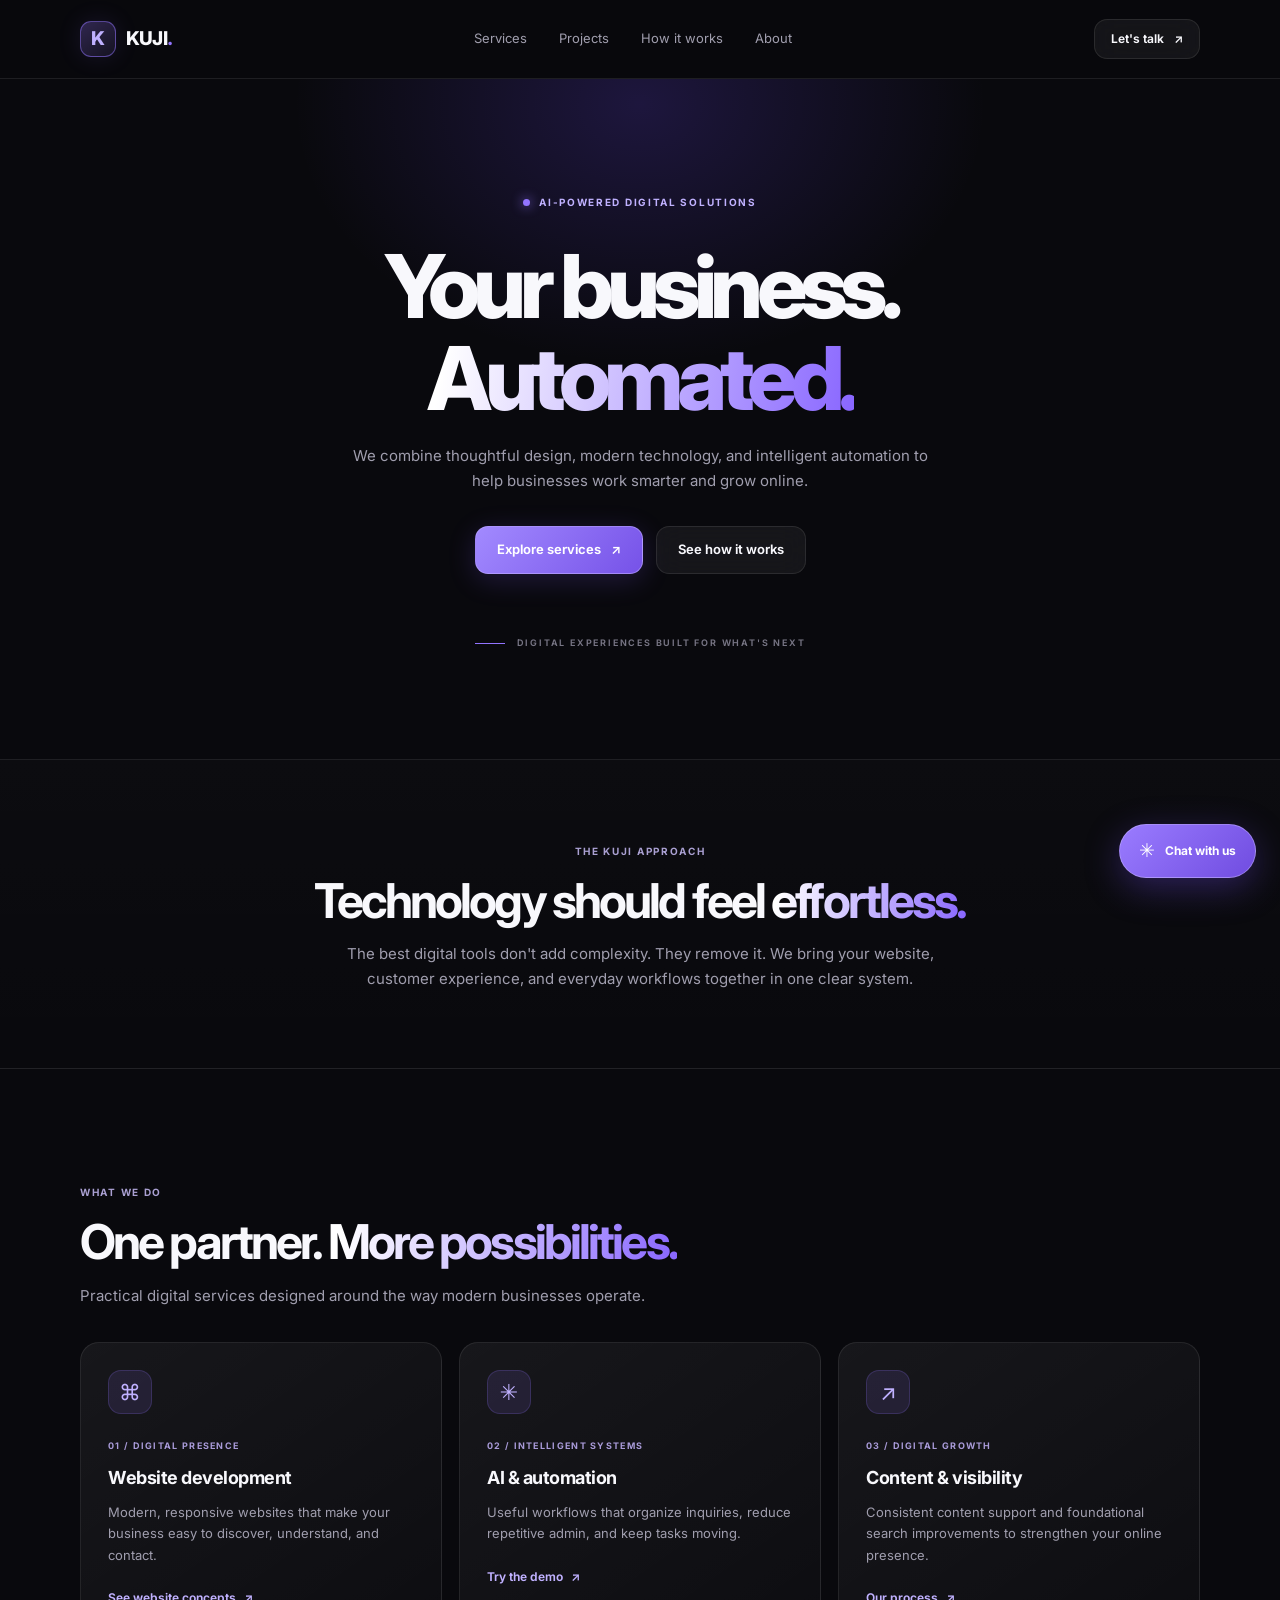
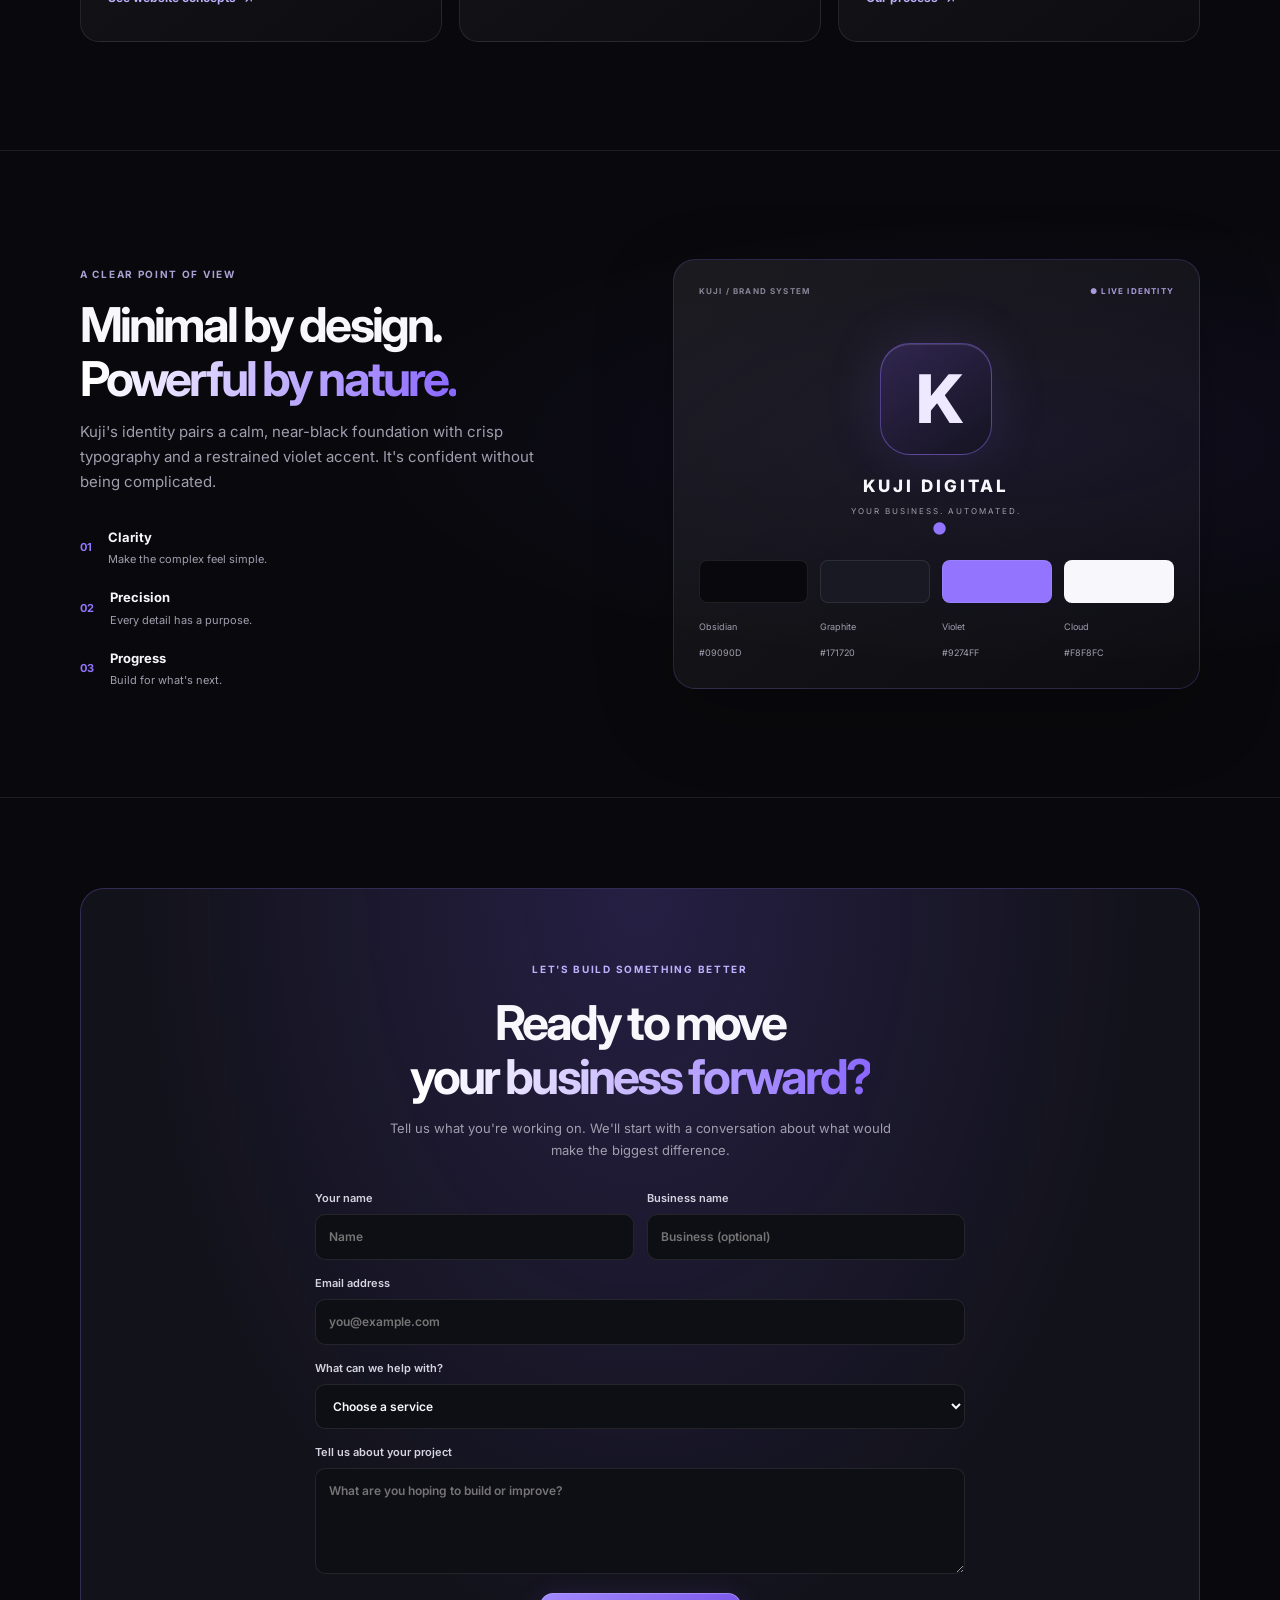
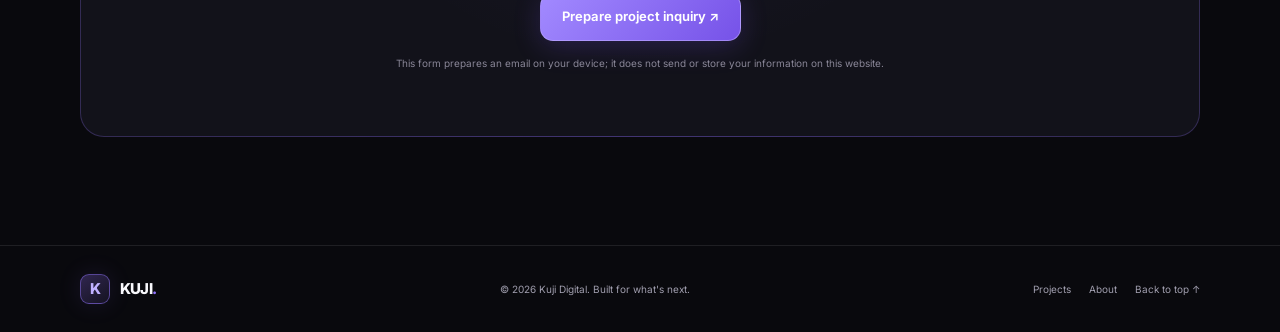
<file: index.html>
<!doctype html>
<html lang="en">
<head>
  <meta charset="utf-8">
  <meta name="viewport" content="width=device-width, initial-scale=1">
  <meta name="theme-color" content="#09090d">
  <meta name="description" content="Kuji Digital creates modern websites and practical AI automations that help businesses work smarter and grow online.">
  <meta name="robots" content="index, follow"><meta property="og:type" content="website"><meta property="og:title" content="Kuji Digital — Your business. Automated."><meta property="og:description" content="Thoughtful websites and useful automation for modern businesses.">
  <title>Kuji Digital — Your business. Automated.</title>
  <link rel="icon" href="assets/favicon.svg" type="image/svg+xml">
  <link rel="preconnect" href="https://fonts.googleapis.com">
  <link rel="preconnect" href="https://fonts.gstatic.com" crossorigin>
  <link href="https://fonts.googleapis.com/css2?family=Inter:wght@400;500;600;700;800&display=swap" rel="stylesheet">
  <link rel="stylesheet" href="styles.css">
  <script src="script.js" defer></script>
</head>
<body>
  <a class="skip-link" href="#main">Skip to content</a>
  <header class="site-header">
    <div class="container nav-wrap">
      <a class="brand" href="#" aria-label="Kuji Digital home">
        <span class="brand-mark" aria-hidden="true">K</span>
        <span>KUJI<span class="brand-period">.</span></span>
      </a>
      <button class="menu-toggle" type="button" aria-expanded="false" aria-controls="primary-nav" aria-label="Open navigation">
        <span></span><span></span><span></span>
      </button>
      <nav class="nav-links" id="primary-nav" aria-label="Main navigation">
        <a href="index.html#services">Services</a>
        <a href="projects.html">Projects</a>
        <a href="how-it-works.html">How it works</a>
        <a href="about.html">About</a>
      </nav>
      <a class="button button-small button-glass nav-cta" href="#contact">Let's talk <span aria-hidden="true">↗</span></a>
    </div>
  </header>

  <main id="main">
    <section class="hero section-pad">
      <div class="hero-glow" aria-hidden="true"></div>
      <div class="container hero-content">
        <div class="eyebrow"><span class="status-dot"></span> AI-powered digital solutions</div>
        <h1>Your business.<br><span class="gradient-text">Automated.</span></h1>
        <p class="hero-copy">We combine thoughtful design, modern technology, and intelligent automation to help businesses work smarter and grow online.</p>
        <div class="hero-actions">
          <a class="button button-primary" href="#services">Explore services <span aria-hidden="true">↗</span></a>
          <a class="button button-glass" href="how-it-works.html">See how it works</a>
        </div>
        <div class="hero-note"><span class="note-line"></span> DIGITAL EXPERIENCES BUILT FOR WHAT'S NEXT</div>
      </div>
    </section>

    <section class="statement" id="approach">
      <div class="container statement-inner">
        <p class="eyebrow eyebrow-muted">THE KUJI APPROACH</p>
        <h2>Technology should feel <span class="gradient-text">effortless.</span></h2>
        <p class="section-copy">The best digital tools don't add complexity. They remove it. We bring your website, customer experience, and everyday workflows together in one clear system.</p>
      </div>
    </section>

    <section class="section-pad" id="services">
      <div class="container">
        <div class="section-heading">
          <p class="eyebrow eyebrow-muted">WHAT WE DO</p>
          <h2>One partner. <span class="gradient-text">More possibilities.</span></h2>
          <p class="section-copy">Practical digital services designed around the way modern businesses operate.</p>
        </div>
        <div class="service-grid">
          <article class="service-card">
            <div class="service-icon" aria-hidden="true">⌘</div>
            <p class="card-kicker">01 / DIGITAL PRESENCE</p>
            <h3>Website development</h3>
            <p>Modern, responsive websites that make your business easy to discover, understand, and contact.</p>
            <a class="text-link" href="projects.html">See website concepts <span aria-hidden="true">↗</span></a>
          </article>
          <article class="service-card">
            <div class="service-icon" aria-hidden="true">✳</div>
            <p class="card-kicker">02 / INTELLIGENT SYSTEMS</p>
            <h3>AI & automation</h3>
            <p>Useful workflows that organize inquiries, reduce repetitive admin, and keep tasks moving.</p>
            <a class="text-link" href="projects.html#automation-demo">Try the demo <span aria-hidden="true">↗</span></a>
          </article>
          <article class="service-card">
            <div class="service-icon" aria-hidden="true">↗</div>
            <p class="card-kicker">03 / DIGITAL GROWTH</p>
            <h3>Content & visibility</h3>
            <p>Consistent content support and foundational search improvements to strengthen your online presence.</p>
            <a class="text-link" href="how-it-works.html">Our process <span aria-hidden="true">↗</span></a>
          </article>
        </div>
      </div>
    </section>

    <section class="identity-section section-pad" id="identity">
      <div class="container identity-layout">
        <div>
          <p class="eyebrow eyebrow-muted">A CLEAR POINT OF VIEW</p>
          <h2>Minimal by design.<br><span class="gradient-text">Powerful by nature.</span></h2>
          <p class="section-copy">Kuji's identity pairs a calm, near-black foundation with crisp typography and a restrained violet accent. It's confident without being complicated.</p>
          <div class="brand-values">
            <div><span class="value-number">01</span><span><strong>Clarity</strong><small>Make the complex feel simple.</small></span></div>
            <div><span class="value-number">02</span><span><strong>Precision</strong><small>Every detail has a purpose.</small></span></div>
            <div><span class="value-number">03</span><span><strong>Progress</strong><small>Build for what's next.</small></span></div>
          </div>
        </div>
        <div class="identity-panel">
          <div class="panel-top"><span>KUJI / BRAND SYSTEM</span><span class="panel-indicator">● LIVE IDENTITY</span></div>
          <div class="large-mark">K<span>.</span></div>
          <div class="panel-wordmark">KUJI DIGITAL</div>
          <div class="panel-tagline">YOUR BUSINESS. AUTOMATED.</div>
          <div class="swatches">
            <div><span class="swatch swatch-dark"></span><small>Obsidian<br>#09090D</small></div>
            <div><span class="swatch swatch-surface"></span><small>Graphite<br>#171720</small></div>
            <div><span class="swatch swatch-violet"></span><small>Violet<br>#9274FF</small></div>
            <div><span class="swatch swatch-white"></span><small>Cloud<br>#F8F8FC</small></div>
          </div>
        </div>
      </div>
    </section>

    <section class="contact-section section-pad" id="contact">
      <div class="container">
        <div class="contact-panel">
          <p class="eyebrow">LET'S BUILD SOMETHING BETTER</p>
          <h2>Ready to move<br><span class="gradient-text">your business forward?</span></h2>
          <p>Tell us what you're working on. We'll start with a conversation about what would make the biggest difference.</p>
          <form class="inquiry-form" id="inquiry-form">
            <div class="form-grid"><label>Your name<input name="name" autocomplete="name" required placeholder="Name"></label><label>Business name<input name="business" autocomplete="organization" placeholder="Business (optional)"></label></div>
            <label>Email address<input type="email" name="email" autocomplete="email" required placeholder="you@example.com"></label>
            <label>What can we help with?<select name="service" required><option value="">Choose a service</option><option>Website development or redesign</option><option>AI chatbot or automation</option><option>Content and online visibility</option><option>Not sure yet</option></select></label>
            <label>Tell us about your project<textarea name="details" rows="4" placeholder="What are you hoping to build or improve?"></textarea></label>
            <button class="button button-primary" type="submit">Prepare project inquiry ↗</button>
            <p class="form-note" id="form-status" role="status">This form prepares an email on your device; it does not send or store your information on this website.</p>
          </form>
        </div>
      </div>
    </section>
  </main>

  
  <div class="kuji-chat" id="kuji-chat">
    <button class="chat-launcher" id="chat-launcher" type="button" aria-expanded="false" aria-controls="kuji-chat-panel" aria-label="Open chat with Kuji Digital"><span class="chat-launcher-icon" aria-hidden="true">✳</span><span class="chat-launcher-label">Chat with us</span></button>
    <section class="chat-panel" id="kuji-chat-panel" role="dialog" aria-label="Kuji Digital customer assistant" aria-modal="false" hidden>
      <header class="chat-panel-header"><div class="chat-avatar" aria-hidden="true">K</div><div class="chat-agent"><strong>Kuji Assistant</strong><span><i></i> Typically replies instantly</span></div><button class="chat-close" id="chat-close" type="button" aria-label="Close chat">×</button></header>
      <div class="chat-transcript" id="chat-transcript" role="log" aria-live="polite" aria-relevant="additions"><div class="chat-message assistant-message"><p>Hey there! 👋 Welcome to Kuji Digital. I can answer questions about websites, automation, pricing, and getting started. What can I help you with?</p><time>Just now</time></div></div>
      
      <details class="chat-lead-details"><summary>Want to discuss a project? Share your details</summary><form class="chat-lead-form" id="chat-lead-form"><label>Your name<input name="name" autocomplete="name" maxlength="80" required></label><label>Business name<input name="business" autocomplete="organization" maxlength="100"></label><label>Email address<input name="email" type="email" autocomplete="email" maxlength="160" required></label><label>What do you need help with?<textarea name="details" rows="3" maxlength="1500" required placeholder="Tell us a little about your project..."></textarea></label><label class="chat-consent"><input name="consent" type="checkbox" required><span>I agree to have Kuji Digital use these details to respond to my inquiry.</span></label><button type="submit">Send project inquiry</button><p class="chat-lead-status" id="chat-lead-status" role="status"></p></form></details>
      <div class="chat-suggestions" id="chat-suggestions"><button type="button">What services do you offer?</button><button type="button">How much does it cost?</button><button type="button">How do I get started?</button></div>
      <form class="chat-compose" id="chat-form"><label class="visually-hidden" for="chat-input">Type your message</label><input id="chat-input" name="message" maxlength="500" autocomplete="off" placeholder="Type your message..." required><button id="chat-send" type="submit" aria-label="Send message">↑</button></form>
      <p class="chat-disclaimer">Automated assistant · For a personal reply, <a href="mailto:Aegarcia1012925@gmail.com">email us</a>.</p>
    </section>
  </div>
  <footer class="site-footer">
    <div class="container footer-inner">
      <a class="brand footer-brand" href="index.html"><span class="brand-mark" aria-hidden="true">K</span><span>KUJI<span class="brand-period">.</span></span></a>
      <p>© <span id="year"></span> Kuji Digital. Built for what's next.</p>
      <div class="footer-links"><a href="projects.html">Projects</a><a href="about.html">About</a><a href="#main">Back to top ↑</a></div>
    </div>
  </footer>
</body>
</html>
</file>
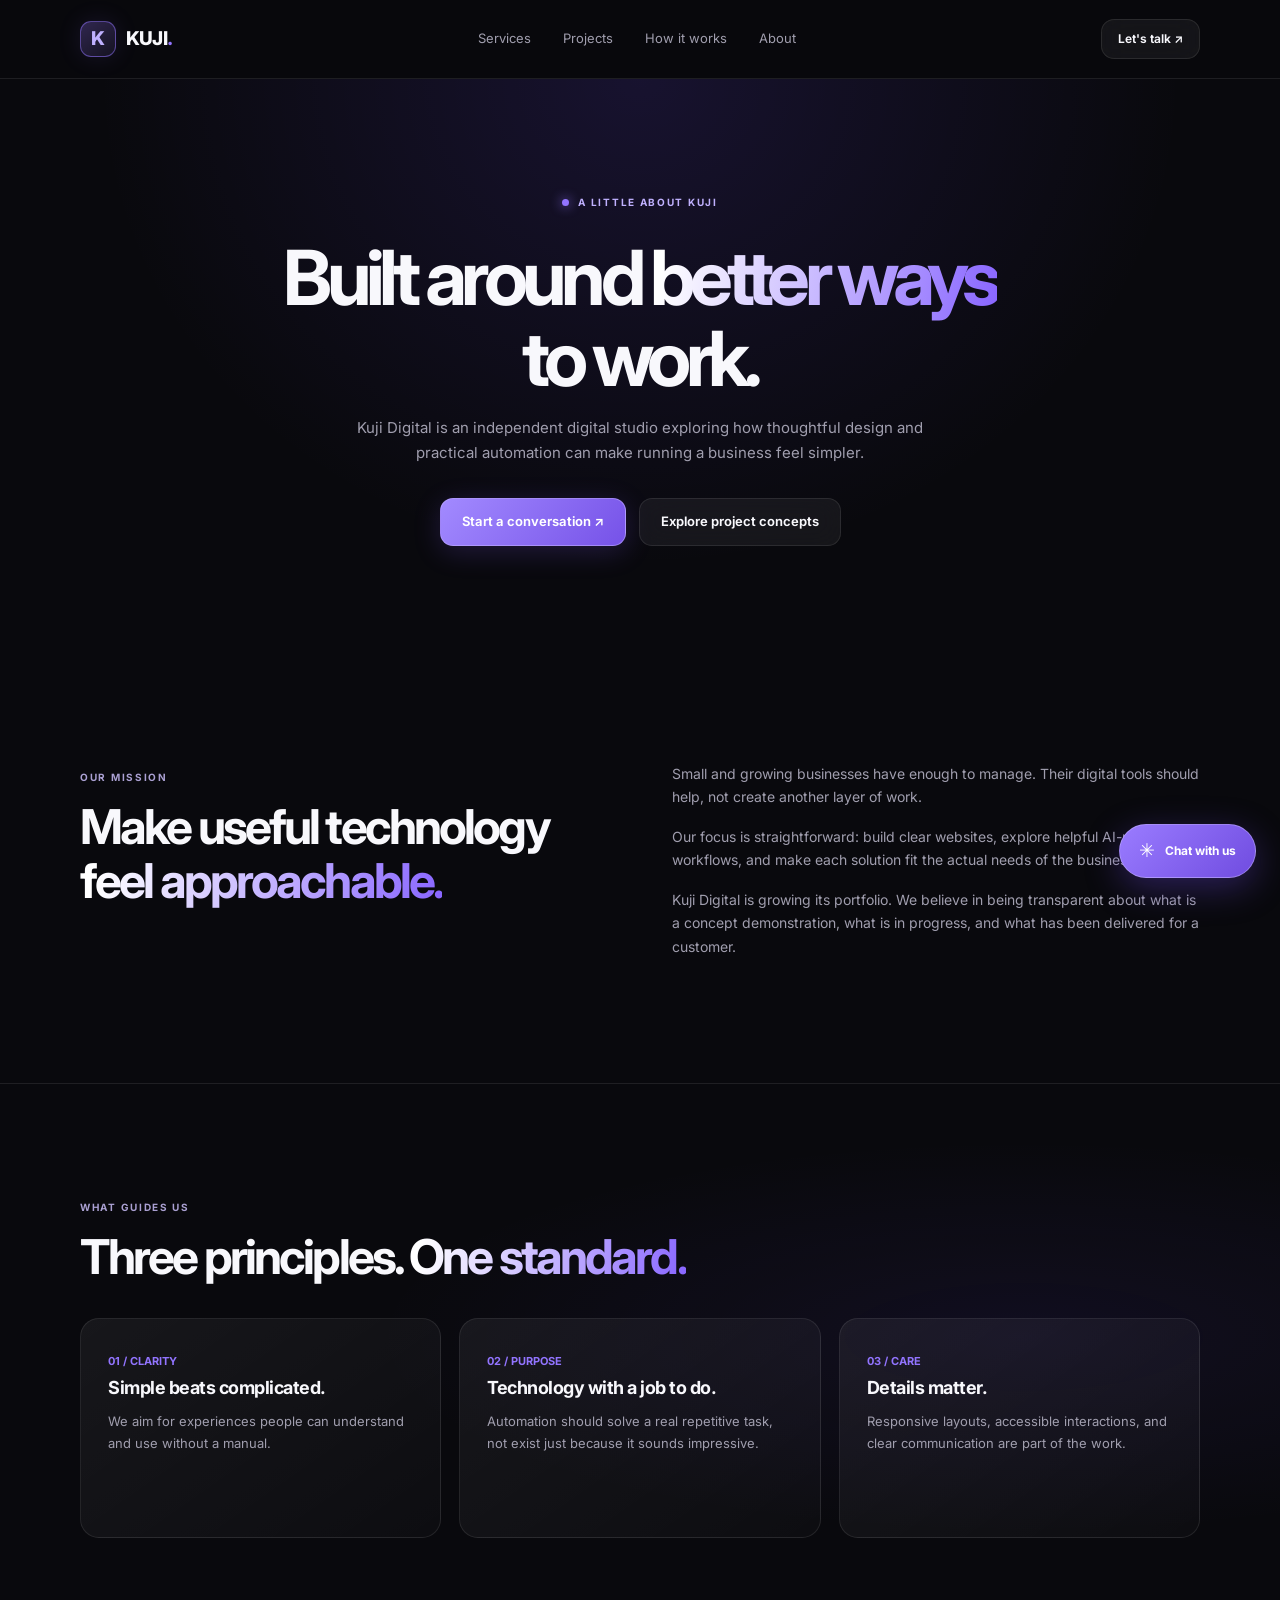
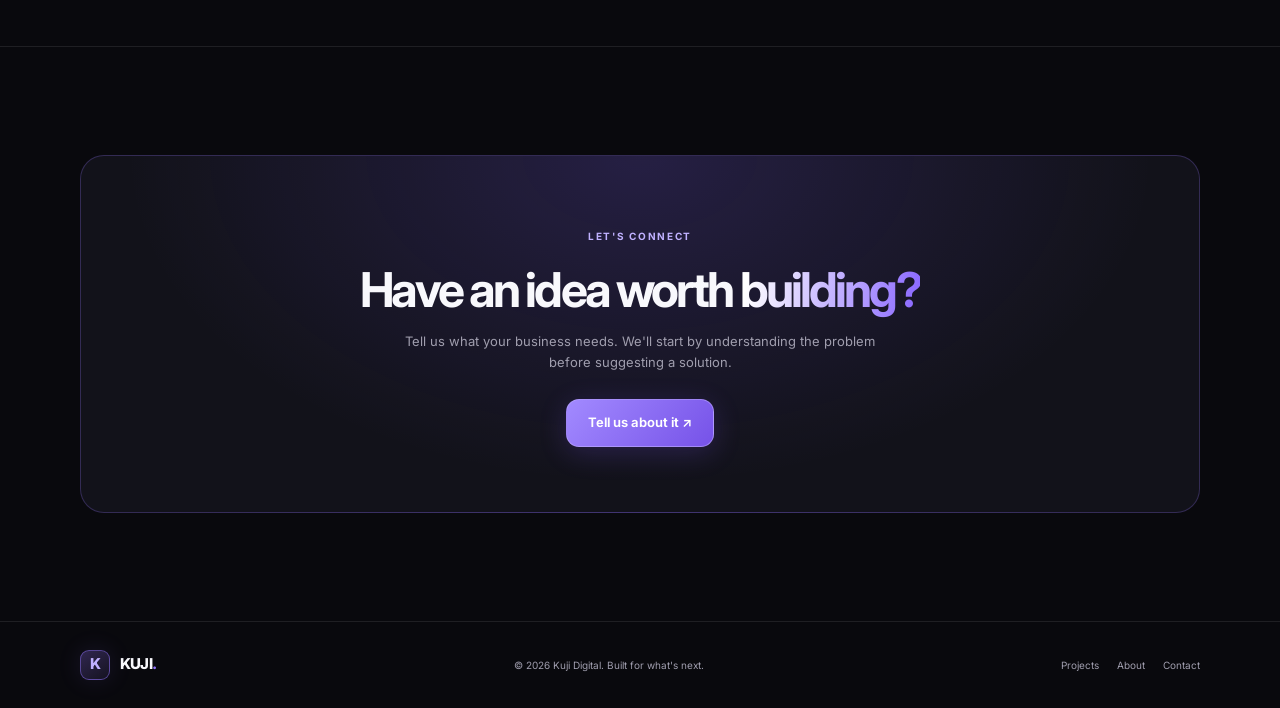
<file: about.html>
<!doctype html>
<html lang="en"><head><meta charset="utf-8"><meta name="viewport" content="width=device-width, initial-scale=1"><meta name="theme-color" content="#09090d"><meta name="description" content="Learn about Kuji Digital's approach to clear design, useful AI automation, and helping businesses work smarter."><meta name="robots" content="index, follow"><meta property="og:type" content="website"><meta property="og:title" content="About Us — Kuji Digital"><meta property="og:description" content="Learn about Kuji Digital's approach to clear design, useful AI automation, and helping businesses work smarter."><title>About Us — Kuji Digital</title><link rel="icon" href="assets/favicon.svg" type="image/svg+xml"><link rel="preconnect" href="https://fonts.googleapis.com"><link rel="preconnect" href="https://fonts.gstatic.com" crossorigin><link href="https://fonts.googleapis.com/css2?family=Inter:wght@400;500;600;700;800&display=swap" rel="stylesheet"><link rel="stylesheet" href="styles.css"><script src="script.js" defer></script></head>
<body><a class="skip-link" href="#main">Skip to content</a><header class="site-header"><div class="container nav-wrap"><a class="brand" href="index.html"><span class="brand-mark">K</span><span>KUJI<span class="brand-period">.</span></span></a><button class="menu-toggle" type="button" aria-expanded="false" aria-controls="primary-nav" aria-label="Open navigation"><span></span><span></span><span></span></button><nav class="nav-links" id="primary-nav" aria-label="Main navigation"><a href="index.html#services">Services</a><a href="projects.html">Projects</a><a href="how-it-works.html">How it works</a><a href="about.html">About</a></nav><a class="button button-small button-glass nav-cta" href="index.html#contact">Let's talk ↗</a></div></header>
<main id="main">
<section class="page-hero section-pad"><div class="container hero-content"><p class="eyebrow"><span class="status-dot"></span> A little about Kuji</p><h1>Built around <span class="gradient-text">better ways</span><br>to work.</h1><p class="hero-copy">Kuji Digital is an independent digital studio exploring how thoughtful design and practical automation can make running a business feel simpler.</p><div class="hero-actions"><a class="button button-primary" href="index.html#contact">Start a conversation ↗</a><a class="button button-glass" href="projects.html">Explore project concepts</a></div></div></section>
<section class="section-pad"><div class="container about-layout"><div class="reveal"><p class="eyebrow eyebrow-muted">OUR MISSION</p><h2>Make useful technology <span class="gradient-text">feel approachable.</span></h2></div><div class="about-copy reveal"><p>Small and growing businesses have enough to manage. Their digital tools should help, not create another layer of work.</p><p>Our focus is straightforward: build clear websites, explore helpful AI-powered workflows, and make each solution fit the actual needs of the business using it.</p><p>Kuji Digital is growing its portfolio. We believe in being transparent about what is a concept demonstration, what is in progress, and what has been delivered for a customer.</p></div></div></section>
<section class="identity-section section-pad"><div class="container"><div class="section-heading"><p class="eyebrow eyebrow-muted">WHAT GUIDES US</p><h2>Three principles. <span class="gradient-text">One standard.</span></h2></div><div class="principle-grid"><article class="service-card reveal"><span class="value-number">01 / CLARITY</span><h3>Simple beats complicated.</h3><p>We aim for experiences people can understand and use without a manual.</p></article><article class="service-card reveal"><span class="value-number">02 / PURPOSE</span><h3>Technology with a job to do.</h3><p>Automation should solve a real repetitive task, not exist just because it sounds impressive.</p></article><article class="service-card reveal"><span class="value-number">03 / CARE</span><h3>Details matter.</h3><p>Responsive layouts, accessible interactions, and clear communication are part of the work.</p></article></div></div></section>
<section class="section-pad"><div class="container contact-panel reveal"><p class="eyebrow">LET'S CONNECT</p><h2>Have an idea worth <span class="gradient-text">building?</span></h2><p>Tell us what your business needs. We'll start by understanding the problem before suggesting a solution.</p><a class="button button-primary" href="index.html#contact">Tell us about it ↗</a></div></section></main>
  <div class="kuji-chat" id="kuji-chat">
    <button class="chat-launcher" id="chat-launcher" type="button" aria-expanded="false" aria-controls="kuji-chat-panel" aria-label="Open chat with Kuji Digital"><span class="chat-launcher-icon" aria-hidden="true">✳</span><span class="chat-launcher-label">Chat with us</span></button>
    <section class="chat-panel" id="kuji-chat-panel" role="dialog" aria-label="Kuji Digital customer assistant" aria-modal="false" hidden>
      <header class="chat-panel-header"><div class="chat-avatar" aria-hidden="true">K</div><div class="chat-agent"><strong>Kuji Assistant</strong><span><i></i> Typically replies instantly</span></div><button class="chat-close" id="chat-close" type="button" aria-label="Close chat">×</button></header>
      <div class="chat-transcript" id="chat-transcript" role="log" aria-live="polite" aria-relevant="additions"><div class="chat-message assistant-message"><p>Hey there! 👋 Welcome to Kuji Digital. I can answer questions about websites, automation, pricing, and getting started. What can I help you with?</p><time>Just now</time></div></div>
      
      <details class="chat-lead-details"><summary>Want to discuss a project? Share your details</summary><form class="chat-lead-form" id="chat-lead-form"><label>Your name<input name="name" autocomplete="name" maxlength="80" required></label><label>Business name<input name="business" autocomplete="organization" maxlength="100"></label><label>Email address<input name="email" type="email" autocomplete="email" maxlength="160" required></label><label>What do you need help with?<textarea name="details" rows="3" maxlength="1500" required placeholder="Tell us a little about your project..."></textarea></label><label class="chat-consent"><input name="consent" type="checkbox" required><span>I agree to have Kuji Digital use these details to respond to my inquiry.</span></label><button type="submit">Send project inquiry</button><p class="chat-lead-status" id="chat-lead-status" role="status"></p></form></details>
      <div class="chat-suggestions" id="chat-suggestions"><button type="button">What services do you offer?</button><button type="button">How much does it cost?</button><button type="button">How do I get started?</button></div>
      <form class="chat-compose" id="chat-form"><label class="visually-hidden" for="chat-input">Type your message</label><input id="chat-input" name="message" maxlength="500" autocomplete="off" placeholder="Type your message..." required><button id="chat-send" type="submit" aria-label="Send message">↑</button></form>
      <p class="chat-disclaimer">Automated assistant · For a personal reply, <a href="mailto:Aegarcia1012925@gmail.com">email us</a>.</p>
    </section>
  </div>
  <footer class="site-footer"><div class="container footer-inner"><a class="brand footer-brand" href="index.html"><span class="brand-mark">K</span><span>KUJI<span class="brand-period">.</span></span></a><p>© <span id="year"></span> Kuji Digital. Built for what's next.</p><div class="footer-links"><a href="projects.html">Projects</a><a href="about.html">About</a><a href="index.html#contact">Contact</a></div></div></footer></body></html>
</file>
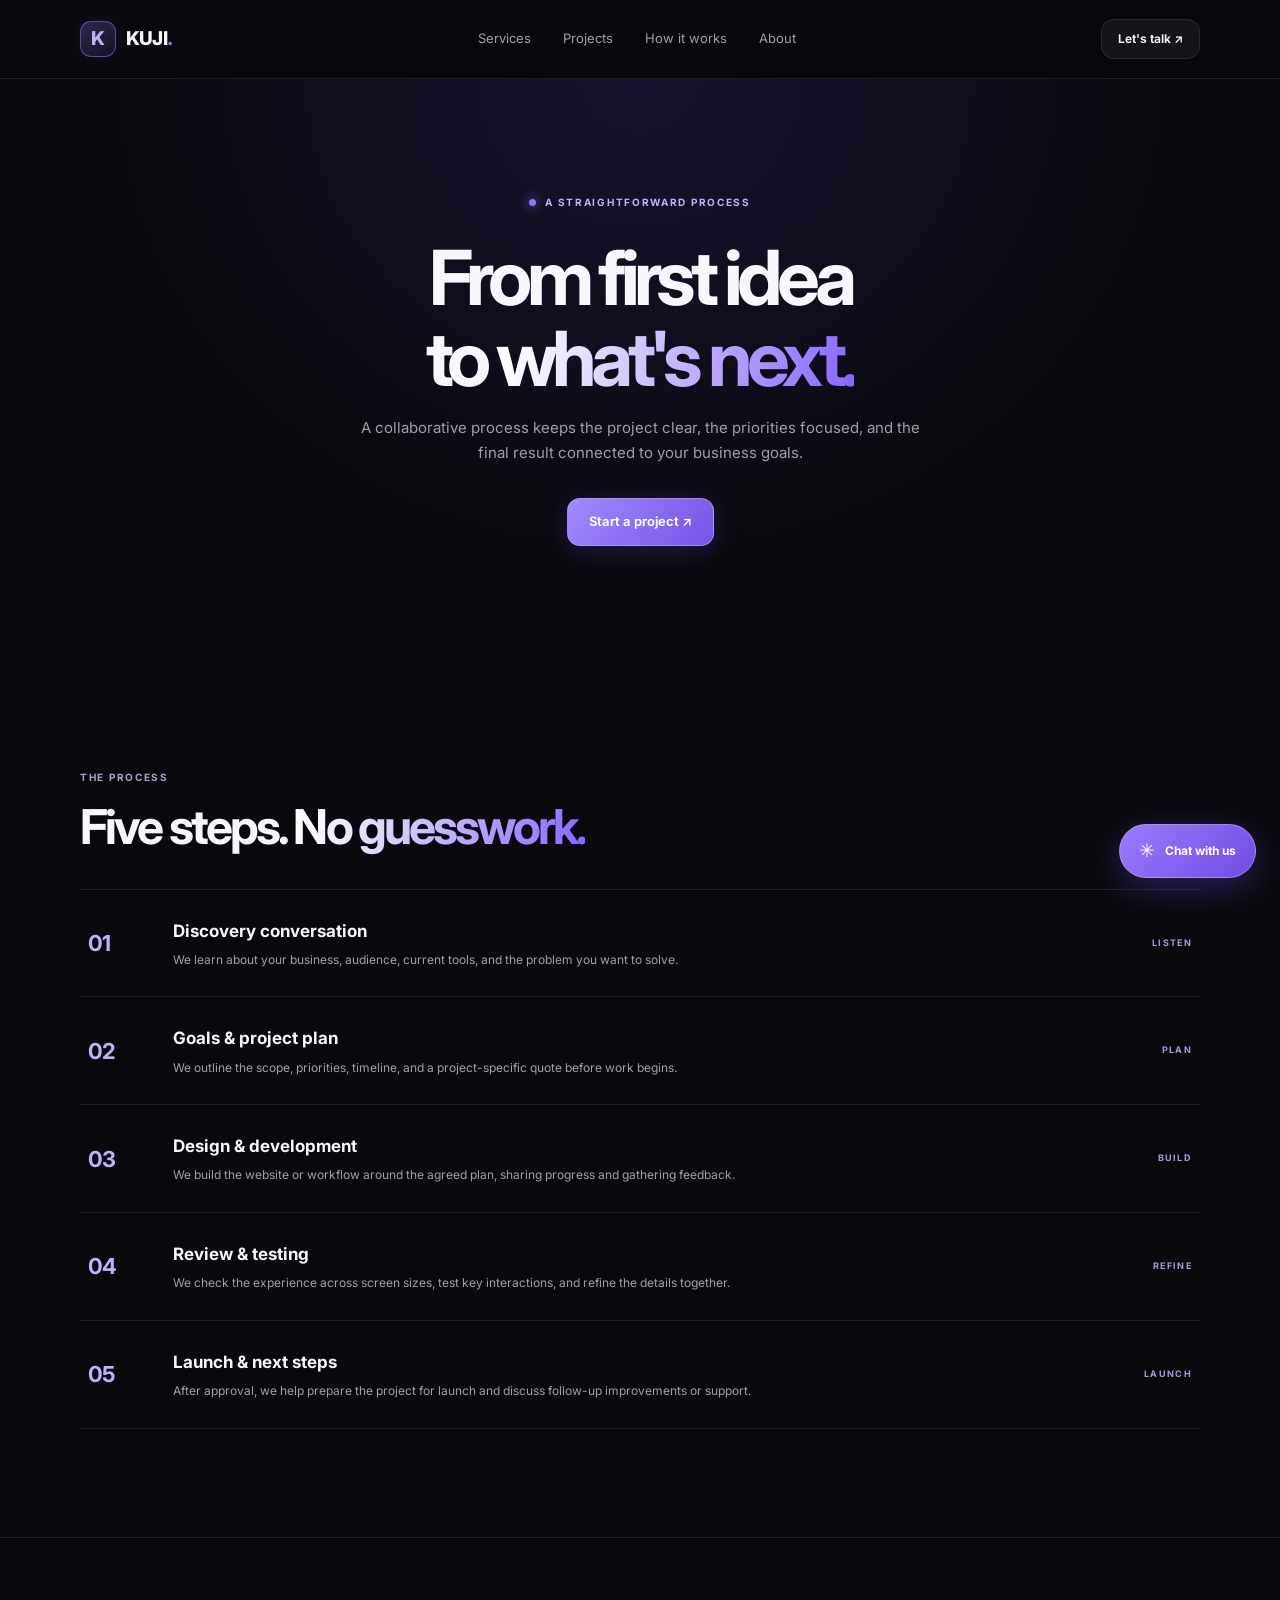
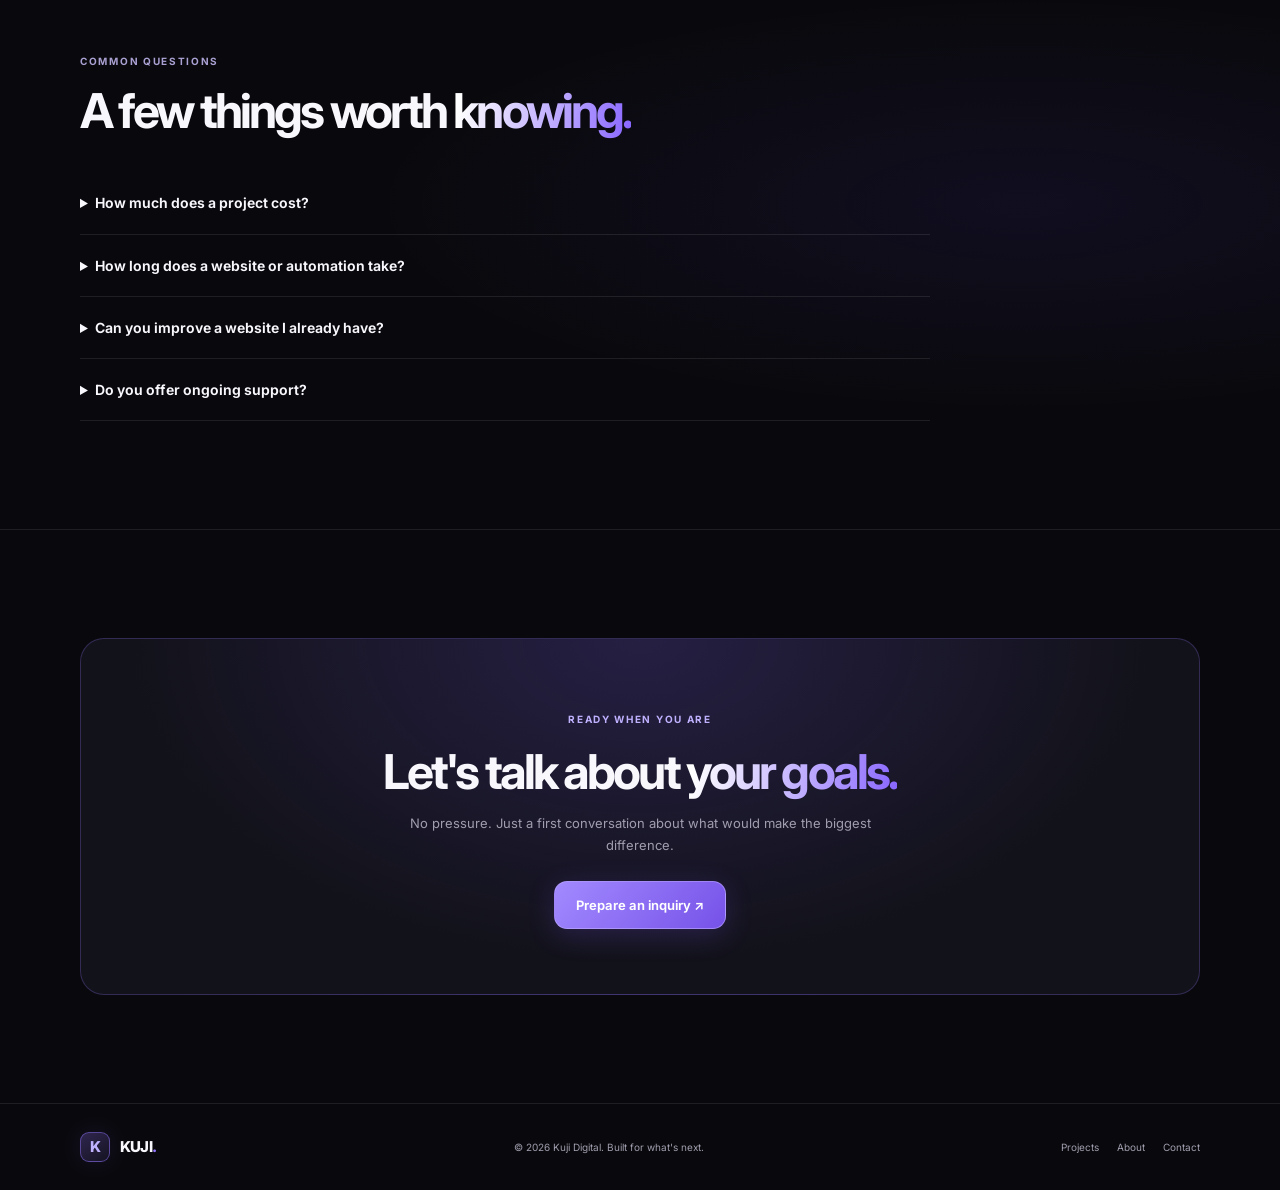
<file: how-it-works.html>
<!doctype html>
<html lang="en"><head><meta charset="utf-8"><meta name="viewport" content="width=device-width, initial-scale=1"><meta name="theme-color" content="#09090d"><meta name="description" content="See how Kuji Digital approaches website projects and business automation, from discovery through launch and support."><meta name="robots" content="index, follow"><meta property="og:type" content="website"><meta property="og:title" content="How It Works — Kuji Digital"><meta property="og:description" content="See how Kuji Digital approaches website projects and business automation, from discovery through launch and support."><title>How It Works — Kuji Digital</title><link rel="icon" href="assets/favicon.svg" type="image/svg+xml"><link rel="preconnect" href="https://fonts.googleapis.com"><link rel="preconnect" href="https://fonts.gstatic.com" crossorigin><link href="https://fonts.googleapis.com/css2?family=Inter:wght@400;500;600;700;800&display=swap" rel="stylesheet"><link rel="stylesheet" href="styles.css"><script src="script.js" defer></script></head>
<body><a class="skip-link" href="#main">Skip to content</a><header class="site-header"><div class="container nav-wrap"><a class="brand" href="index.html"><span class="brand-mark">K</span><span>KUJI<span class="brand-period">.</span></span></a><button class="menu-toggle" type="button" aria-expanded="false" aria-controls="primary-nav" aria-label="Open navigation"><span></span><span></span><span></span></button><nav class="nav-links" id="primary-nav" aria-label="Main navigation"><a href="index.html#services">Services</a><a href="projects.html">Projects</a><a href="how-it-works.html">How it works</a><a href="about.html">About</a></nav><a class="button button-small button-glass nav-cta" href="index.html#contact">Let's talk ↗</a></div></header>
<main id="main">
<section class="page-hero section-pad"><div class="container hero-content"><p class="eyebrow"><span class="status-dot"></span> A straightforward process</p><h1>From first idea<br>to <span class="gradient-text">what's next.</span></h1><p class="hero-copy">A collaborative process keeps the project clear, the priorities focused, and the final result connected to your business goals.</p><div class="hero-actions"><a class="button button-primary" href="index.html#contact">Start a project ↗</a></div></div></section>
<section class="section-pad"><div class="container"><div class="section-heading"><p class="eyebrow eyebrow-muted">THE PROCESS</p><h2>Five steps. <span class="gradient-text">No guesswork.</span></h2></div><div class="steps-list">
<article class="step-row reveal"><span class="step-number">01</span><div><h3>Discovery conversation</h3><p>We learn about your business, audience, current tools, and the problem you want to solve.</p></div><span class="step-tag">LISTEN</span></article>
<article class="step-row reveal"><span class="step-number">02</span><div><h3>Goals & project plan</h3><p>We outline the scope, priorities, timeline, and a project-specific quote before work begins.</p></div><span class="step-tag">PLAN</span></article>
<article class="step-row reveal"><span class="step-number">03</span><div><h3>Design & development</h3><p>We build the website or workflow around the agreed plan, sharing progress and gathering feedback.</p></div><span class="step-tag">BUILD</span></article>
<article class="step-row reveal"><span class="step-number">04</span><div><h3>Review & testing</h3><p>We check the experience across screen sizes, test key interactions, and refine the details together.</p></div><span class="step-tag">REFINE</span></article>
<article class="step-row reveal"><span class="step-number">05</span><div><h3>Launch & next steps</h3><p>After approval, we help prepare the project for launch and discuss follow-up improvements or support.</p></div><span class="step-tag">LAUNCH</span></article>
</div></div></section>
<section class="identity-section section-pad"><div class="container"><div class="section-heading"><p class="eyebrow eyebrow-muted">COMMON QUESTIONS</p><h2>A few things worth <span class="gradient-text">knowing.</span></h2></div><div class="faq-list"><details><summary>How much does a project cost?</summary><p>Every project is different. After learning what you need, we'll provide a scope and a project-specific quote before work starts.</p></details><details><summary>How long does a website or automation take?</summary><p>Timing depends on the scope, content, integrations, and feedback. We'll agree on a realistic timeline during planning.</p></details><details><summary>Can you improve a website I already have?</summary><p>Yes. We can discuss a redesign, focused improvements, or ways to make the existing experience clearer and easier to use.</p></details><details><summary>Do you offer ongoing support?</summary><p>Support needs can be discussed as part of the project plan. Any ongoing work and its cost should be agreed in advance.</p></details></div></div></section>
<section class="section-pad"><div class="container contact-panel reveal"><p class="eyebrow">READY WHEN YOU ARE</p><h2>Let's talk about <span class="gradient-text">your goals.</span></h2><p>No pressure. Just a first conversation about what would make the biggest difference.</p><a class="button button-primary" href="index.html#contact">Prepare an inquiry ↗</a></div></section></main>
  <div class="kuji-chat" id="kuji-chat">
    <button class="chat-launcher" id="chat-launcher" type="button" aria-expanded="false" aria-controls="kuji-chat-panel" aria-label="Open chat with Kuji Digital"><span class="chat-launcher-icon" aria-hidden="true">✳</span><span class="chat-launcher-label">Chat with us</span></button>
    <section class="chat-panel" id="kuji-chat-panel" role="dialog" aria-label="Kuji Digital customer assistant" aria-modal="false" hidden>
      <header class="chat-panel-header"><div class="chat-avatar" aria-hidden="true">K</div><div class="chat-agent"><strong>Kuji Assistant</strong><span><i></i> Typically replies instantly</span></div><button class="chat-close" id="chat-close" type="button" aria-label="Close chat">×</button></header>
      <div class="chat-transcript" id="chat-transcript" role="log" aria-live="polite" aria-relevant="additions"><div class="chat-message assistant-message"><p>Hey there! 👋 Welcome to Kuji Digital. I can answer questions about websites, automation, pricing, and getting started. What can I help you with?</p><time>Just now</time></div></div>
      
      <details class="chat-lead-details"><summary>Want to discuss a project? Share your details</summary><form class="chat-lead-form" id="chat-lead-form"><label>Your name<input name="name" autocomplete="name" maxlength="80" required></label><label>Business name<input name="business" autocomplete="organization" maxlength="100"></label><label>Email address<input name="email" type="email" autocomplete="email" maxlength="160" required></label><label>What do you need help with?<textarea name="details" rows="3" maxlength="1500" required placeholder="Tell us a little about your project..."></textarea></label><label class="chat-consent"><input name="consent" type="checkbox" required><span>I agree to have Kuji Digital use these details to respond to my inquiry.</span></label><button type="submit">Send project inquiry</button><p class="chat-lead-status" id="chat-lead-status" role="status"></p></form></details>
      <div class="chat-suggestions" id="chat-suggestions"><button type="button">What services do you offer?</button><button type="button">How much does it cost?</button><button type="button">How do I get started?</button></div>
      <form class="chat-compose" id="chat-form"><label class="visually-hidden" for="chat-input">Type your message</label><input id="chat-input" name="message" maxlength="500" autocomplete="off" placeholder="Type your message..." required><button id="chat-send" type="submit" aria-label="Send message">↑</button></form>
      <p class="chat-disclaimer">Automated assistant · For a personal reply, <a href="mailto:Aegarcia1012925@gmail.com">email us</a>.</p>
    </section>
  </div>
  <footer class="site-footer"><div class="container footer-inner"><a class="brand footer-brand" href="index.html"><span class="brand-mark">K</span><span>KUJI<span class="brand-period">.</span></span></a><p>© <span id="year"></span> Kuji Digital. Built for what's next.</p><div class="footer-links"><a href="projects.html">Projects</a><a href="about.html">About</a><a href="index.html#contact">Contact</a></div></div></footer></body></html>
</file>
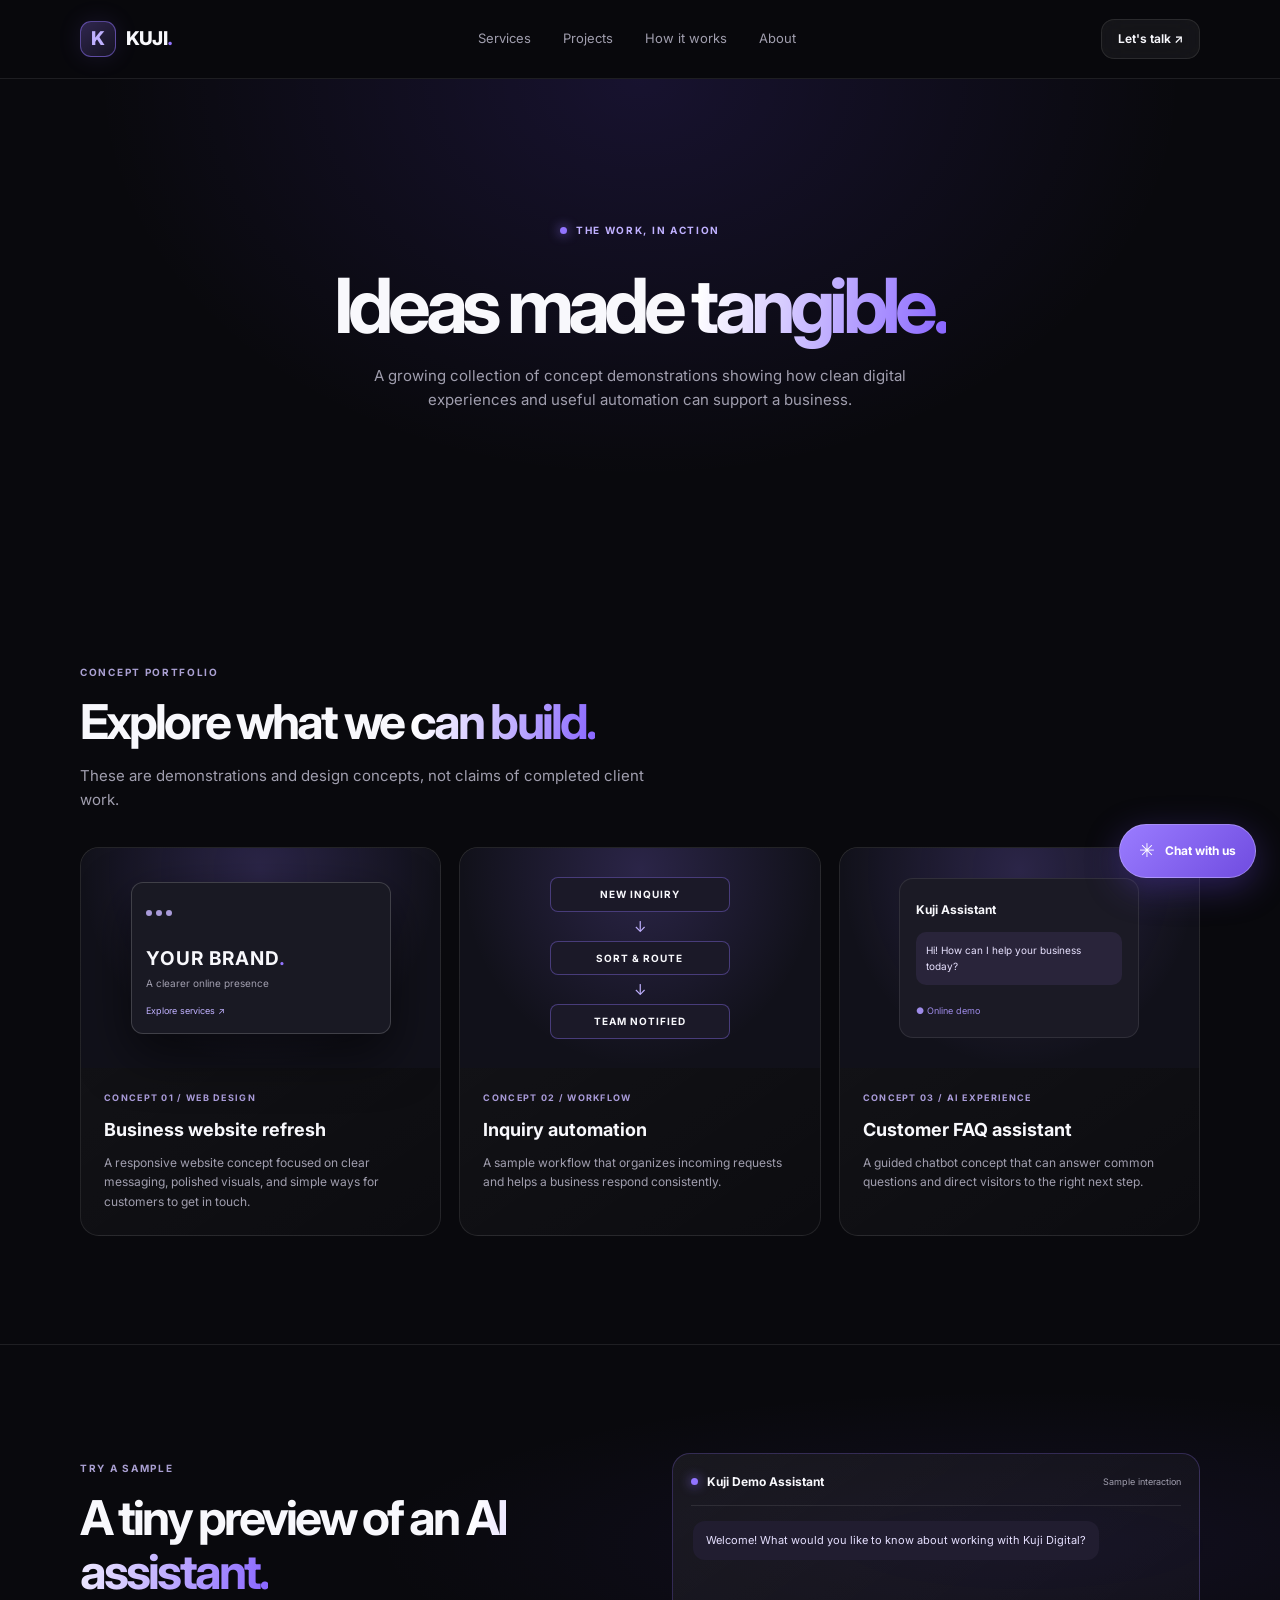
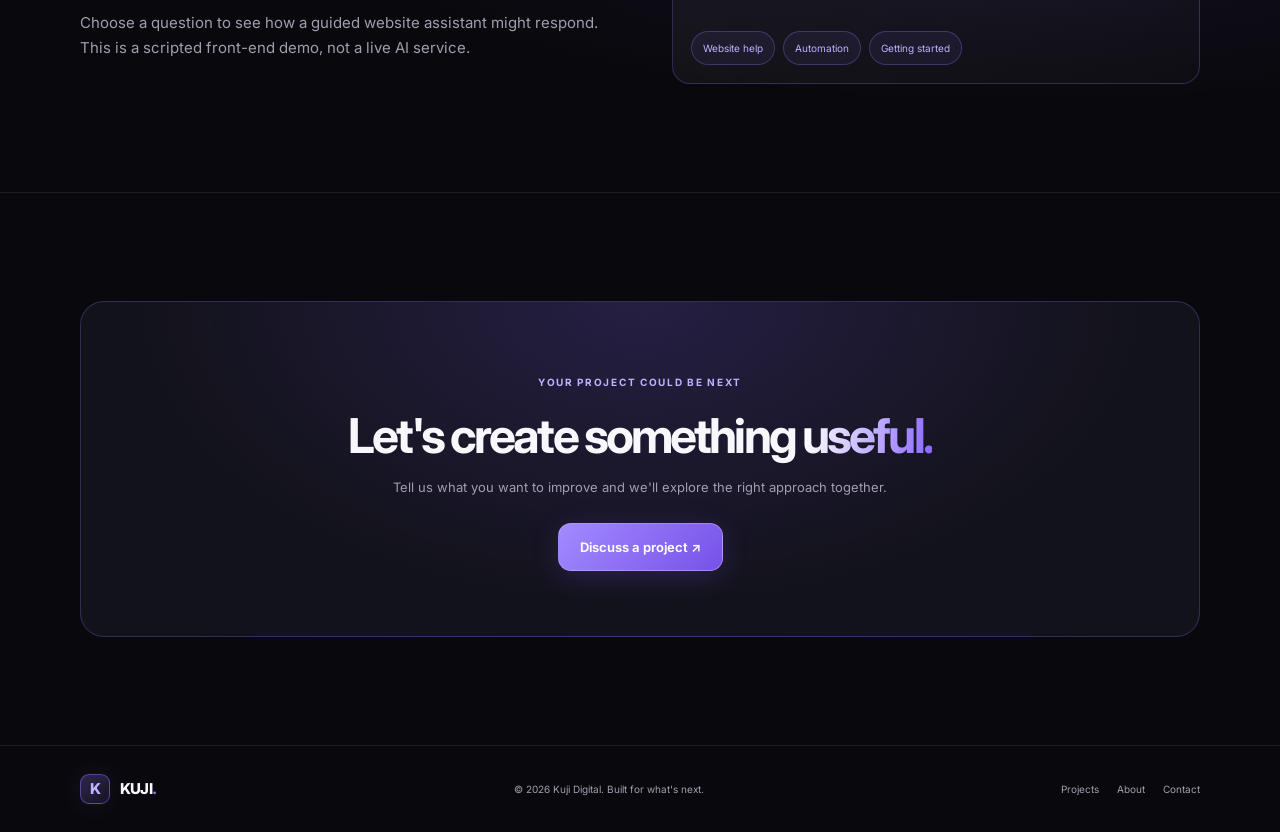
<file: projects.html>
<!doctype html>
<html lang="en"><head><meta charset="utf-8"><meta name="viewport" content="width=device-width, initial-scale=1"><meta name="theme-color" content="#09090d"><meta name="description" content="Explore website, chatbot, and business automation concept demonstrations from Kuji Digital."><meta name="robots" content="index, follow"><meta property="og:type" content="website"><meta property="og:title" content="Projects & Demos — Kuji Digital"><meta property="og:description" content="Explore website, chatbot, and business automation concept demonstrations from Kuji Digital."><title>Projects & Demos — Kuji Digital</title><link rel="icon" href="assets/favicon.svg" type="image/svg+xml"><link rel="preconnect" href="https://fonts.googleapis.com"><link rel="preconnect" href="https://fonts.gstatic.com" crossorigin><link href="https://fonts.googleapis.com/css2?family=Inter:wght@400;500;600;700;800&display=swap" rel="stylesheet"><link rel="stylesheet" href="styles.css"><script src="script.js" defer></script></head>
<body><a class="skip-link" href="#main">Skip to content</a><header class="site-header"><div class="container nav-wrap"><a class="brand" href="index.html"><span class="brand-mark">K</span><span>KUJI<span class="brand-period">.</span></span></a><button class="menu-toggle" type="button" aria-expanded="false" aria-controls="primary-nav" aria-label="Open navigation"><span></span><span></span><span></span></button><nav class="nav-links" id="primary-nav" aria-label="Main navigation"><a href="index.html#services">Services</a><a href="projects.html">Projects</a><a href="how-it-works.html">How it works</a><a href="about.html">About</a></nav><a class="button button-small button-glass nav-cta" href="index.html#contact">Let's talk ↗</a></div></header>
<main id="main">
<section class="page-hero section-pad"><div class="container hero-content"><p class="eyebrow"><span class="status-dot"></span> The work, in action</p><h1>Ideas made <span class="gradient-text">tangible.</span></h1><p class="hero-copy">A growing collection of concept demonstrations showing how clean digital experiences and useful automation can support a business.</p></div></section>
<section class="section-pad"><div class="container"><div class="section-heading"><p class="eyebrow eyebrow-muted">CONCEPT PORTFOLIO</p><h2>Explore what we <span class="gradient-text">can build.</span></h2><p class="section-copy">These are demonstrations and design concepts, not claims of completed client work.</p></div><div class="project-grid">
<article class="project-card reveal"><div class="project-art art-web"><span class="mock-window"><i></i><i></i><i></i><b>YOUR BRAND<span>.</span></b><small>A clearer online presence</small><em>Explore services ↗</em></span></div><div class="project-info"><p class="card-kicker">CONCEPT 01 / WEB DESIGN</p><h3>Business website refresh</h3><p>A responsive website concept focused on clear messaging, polished visuals, and simple ways for customers to get in touch.</p></div></article>
<article class="project-card reveal"><div class="project-art art-workflow"><div class="workflow-node">NEW INQUIRY</div><span>↓</span><div class="workflow-node">SORT & ROUTE</div><span>↓</span><div class="workflow-node">TEAM NOTIFIED</div></div><div class="project-info"><p class="card-kicker">CONCEPT 02 / WORKFLOW</p><h3>Inquiry automation</h3><p>A sample workflow that organizes incoming requests and helps a business respond consistently.</p></div></article>
<article class="project-card reveal"><div class="project-art art-chat"><div class="chat-preview"><b>Kuji Assistant</b><p>Hi! How can I help your business today?</p><small>● Online demo</small></div></div><div class="project-info"><p class="card-kicker">CONCEPT 03 / AI EXPERIENCE</p><h3>Customer FAQ assistant</h3><p>A guided chatbot concept that can answer common questions and direct visitors to the right next step.</p></div></article>
</div></div></section>
<section class="identity-section section-pad" id="automation-demo"><div class="container demo-layout"><div><p class="eyebrow eyebrow-muted">TRY A SAMPLE</p><h2>A tiny preview of an <span class="gradient-text">AI assistant.</span></h2><p class="section-copy">Choose a question to see how a guided website assistant might respond. This is a scripted front-end demo, not a live AI service.</p></div><div class="demo-chat reveal"><div class="demo-chat-head"><span class="status-dot"></span><strong>Kuji Demo Assistant</strong><small>Sample interaction</small></div><div class="demo-messages" id="demo-messages" aria-live="polite"><div class="chat-bubble assistant">Welcome! What would you like to know about working with Kuji Digital?</div></div><div class="demo-prompts"><button type="button" class="prompt-chip" data-answer="We can help plan a new website or improve an existing one, with a focus on clear messaging and mobile-friendly design.">Website help</button><button type="button" class="prompt-chip" data-answer="We can map repetitive tasks and explore automations for inquiries, follow-ups, and everyday workflows.">Automation</button><button type="button" class="prompt-chip" data-answer="Start by sending a project inquiry. We'll review your goals and discuss a practical scope and quote.">Getting started</button></div></div></div></section>
<section class="section-pad"><div class="container contact-panel reveal"><p class="eyebrow">YOUR PROJECT COULD BE NEXT</p><h2>Let's create something <span class="gradient-text">useful.</span></h2><p>Tell us what you want to improve and we'll explore the right approach together.</p><a class="button button-primary" href="index.html#contact">Discuss a project ↗</a></div></section></main>
  <div class="kuji-chat" id="kuji-chat">
    <button class="chat-launcher" id="chat-launcher" type="button" aria-expanded="false" aria-controls="kuji-chat-panel" aria-label="Open chat with Kuji Digital"><span class="chat-launcher-icon" aria-hidden="true">✳</span><span class="chat-launcher-label">Chat with us</span></button>
    <section class="chat-panel" id="kuji-chat-panel" role="dialog" aria-label="Kuji Digital customer assistant" aria-modal="false" hidden>
      <header class="chat-panel-header"><div class="chat-avatar" aria-hidden="true">K</div><div class="chat-agent"><strong>Kuji Assistant</strong><span><i></i> Typically replies instantly</span></div><button class="chat-close" id="chat-close" type="button" aria-label="Close chat">×</button></header>
      <div class="chat-transcript" id="chat-transcript" role="log" aria-live="polite" aria-relevant="additions"><div class="chat-message assistant-message"><p>Hey there! 👋 Welcome to Kuji Digital. I can answer questions about websites, automation, pricing, and getting started. What can I help you with?</p><time>Just now</time></div></div>
      
      <details class="chat-lead-details"><summary>Want to discuss a project? Share your details</summary><form class="chat-lead-form" id="chat-lead-form"><label>Your name<input name="name" autocomplete="name" maxlength="80" required></label><label>Business name<input name="business" autocomplete="organization" maxlength="100"></label><label>Email address<input name="email" type="email" autocomplete="email" maxlength="160" required></label><label>What do you need help with?<textarea name="details" rows="3" maxlength="1500" required placeholder="Tell us a little about your project..."></textarea></label><label class="chat-consent"><input name="consent" type="checkbox" required><span>I agree to have Kuji Digital use these details to respond to my inquiry.</span></label><button type="submit">Send project inquiry</button><p class="chat-lead-status" id="chat-lead-status" role="status"></p></form></details>
      <div class="chat-suggestions" id="chat-suggestions"><button type="button">What services do you offer?</button><button type="button">How much does it cost?</button><button type="button">How do I get started?</button></div>
      <form class="chat-compose" id="chat-form"><label class="visually-hidden" for="chat-input">Type your message</label><input id="chat-input" name="message" maxlength="500" autocomplete="off" placeholder="Type your message..." required><button id="chat-send" type="submit" aria-label="Send message">↑</button></form>
      <p class="chat-disclaimer">Automated assistant · For a personal reply, <a href="mailto:Aegarcia1012925@gmail.com">email us</a>.</p>
    </section>
  </div>
  <footer class="site-footer"><div class="container footer-inner"><a class="brand footer-brand" href="index.html"><span class="brand-mark">K</span><span>KUJI<span class="brand-period">.</span></span></a><p>© <span id="year"></span> Kuji Digital. Built for what's next.</p><div class="footer-links"><a href="projects.html">Projects</a><a href="about.html">About</a><a href="index.html#contact">Contact</a></div></div></footer></body></html>
</file>
<file: styles.css>
:root {
  color-scheme: dark;
  --bg: #09090d;
  --surface: #12121a;
  --surface-2: #191923;
  --text: #f8f8fc;
  --muted: #a09eae;
  --violet: #9274ff;
  --violet-light: #c0b1ff;
  --border: rgba(255,255,255,.09);
  --glass: rgba(255,255,255,.055);
  --font: "Inter", system-ui, -apple-system, BlinkMacSystemFont, "Segoe UI", sans-serif;
}
* { box-sizing: border-box; }
html { scroll-behavior: smooth; scroll-padding-top: 90px; }
body { margin: 0; background: var(--bg); color: var(--text); font-family: var(--font); line-height: 1.65; -webkit-font-smoothing: antialiased; }
a { color: inherit; text-decoration: none; }
button { font: inherit; }
.container { width: min(1120px, calc(100% - 48px)); margin-inline: auto; }
.section-pad { padding-block: 108px; }
.skip-link { position: absolute; left: 12px; top: -60px; z-index: 100; padding: 10px 14px; background: white; color: black; border-radius: 8px; }
.skip-link:focus { top: 12px; }
.site-header { position: sticky; top: 0; z-index: 20; background: rgba(9,9,13,.82); border-bottom: 1px solid var(--border); backdrop-filter: blur(18px); -webkit-backdrop-filter: blur(18px); }
.nav-wrap { min-height: 78px; display: flex; align-items: center; justify-content: space-between; gap: 28px; }
.brand { display: inline-flex; align-items: center; gap: 10px; font-weight: 800; font-size: 19px; letter-spacing: -.8px; }
.brand-mark { display: grid; place-items: center; width: 36px; height: 36px; border: 1px solid rgba(146,116,255,.5); border-radius: 11px; color: var(--violet-light); background: linear-gradient(145deg,#30264f,#151321); box-shadow: 0 0 24px rgba(146,116,255,.12); }
.brand-period { color: var(--violet); }
.nav-links { display: flex; align-items: center; gap: 32px; color: var(--muted); font-size: 13px; }
.nav-links a, .footer-top { transition: color .2s ease; }
.nav-links a:hover, .footer-top:hover { color: var(--violet-light); }
.button { display: inline-flex; align-items: center; justify-content: center; gap: 10px; min-height: 48px; padding: 0 21px; border: 1px solid var(--border); border-radius: 13px; font-size: 13px; font-weight: 650; transition: transform .22s ease, border-color .22s ease, background .22s ease, box-shadow .22s ease; }
.button:hover { transform: translateY(-2px); }
.button-small { min-height: 40px; padding-inline: 16px; font-size: 12px; }
.button-primary { color: #fff; border-color: rgba(190,170,255,.55); background: linear-gradient(130deg,#a28aff,#7652e8); box-shadow: 0 6px 28px rgba(130,90,255,.2); }
.button-primary:hover { box-shadow: 0 9px 34px rgba(130,90,255,.34); }
.button-glass { background: var(--glass); color: var(--text); backdrop-filter: blur(14px); -webkit-backdrop-filter: blur(14px); }
.button-glass:hover { background: rgba(255,255,255,.1); border-color: rgba(255,255,255,.22); }
.menu-toggle { display: none; width: 42px; height: 42px; border: 1px solid var(--border); border-radius: 11px; background: var(--glass); padding: 11px; }
.menu-toggle span { display: block; height: 2px; margin: 4px 0; border-radius: 2px; background: var(--text); }
.hero { position: relative; min-height: 610px; display: grid; place-items: center; overflow: hidden; text-align: center; }
.hero-glow { position: absolute; width: min(720px,100vw); height: 540px; top: -245px; left: 50%; transform: translateX(-50%); background: radial-gradient(ellipse,rgba(111,75,255,.2),transparent 68%); pointer-events: none; }
.hero-content { position: relative; z-index: 1; }
.eyebrow { display: inline-flex; align-items: center; gap: 9px; margin: 0; color: var(--violet-light); font-size: 10px; font-weight: 700; letter-spacing: 1.7px; text-transform: uppercase; }
.eyebrow-muted { color: #aaa0d2; }
.status-dot { width: 7px; height: 7px; border-radius: 50%; background: var(--violet); box-shadow: 0 0 12px var(--violet); }
.hero h1 { margin: 28px auto 20px; max-width: 900px; font-size: clamp(52px,8vw,88px); line-height: 1.04; letter-spacing: -.075em; font-weight: 800; }
.gradient-text { color: var(--violet-light); background: linear-gradient(100deg,#fff 5%,#c9baff 48%,#8865ff 100%); background-clip: text; -webkit-background-clip: text; -webkit-text-fill-color: transparent; }
.hero-copy, .section-copy { max-width: 590px; margin: 0; color: var(--muted); font-size: 15px; }
.hero-copy { margin-inline: auto; }
.hero-actions { display: flex; flex-wrap: wrap; justify-content: center; gap: 13px; margin-top: 32px; }
.hero-note { display: flex; justify-content: center; align-items: center; gap: 12px; margin-top: 62px; color: #777584; font-size: 9px; font-weight: 650; letter-spacing: 1.8px; }
.note-line { width: 30px; height: 1px; background: var(--violet); }
.statement { padding-block: 76px; border-block: 1px solid var(--border); text-align: center; background: linear-gradient(180deg,rgba(255,255,255,.012),transparent); }
.statement h2, .section-heading h2, .identity-layout h2, .contact-panel h2 { margin: 12px 0 14px; font-size: clamp(32px,4.5vw,48px); line-height: 1.13; letter-spacing: -.06em; }
.statement .section-copy { margin-inline: auto; }
.section-heading { margin-bottom: 34px; }
.section-heading .section-copy { margin-top: 8px; }
.service-grid { display: grid; grid-template-columns: repeat(3,minmax(0,1fr)); gap: 17px; }
.service-card { min-height: 300px; padding: 27px; border: 1px solid var(--border); border-radius: 19px; background: linear-gradient(145deg,rgba(255,255,255,.06),rgba(255,255,255,.018)); transition: transform .25s ease,border-color .25s ease,background .25s ease; }
.service-card:hover { transform: translateY(-5px); border-color: rgba(146,116,255,.42); background: linear-gradient(145deg,rgba(146,116,255,.1),rgba(255,255,255,.02)); }
.service-icon { display: grid; place-items: center; width: 44px; height: 44px; margin-bottom: 25px; border: 1px solid rgba(146,116,255,.2); border-radius: 13px; background: rgba(146,116,255,.12); color: var(--violet-light); font-size: 22px; }
.card-kicker { margin: 0 0 9px; color: #a99bd9; font-size: 9px; font-weight: 700; letter-spacing: 1.3px; }
.service-card h3 { margin: 0 0 9px; font-size: 18px; letter-spacing: -.5px; }
.service-card > p:not(.card-kicker) { margin: 0; color: var(--muted); font-size: 13px; }
.text-link { display: inline-flex; gap: 8px; margin-top: 22px; color: var(--violet-light); font-size: 12px; font-weight: 650; }
.identity-section { border-block: 1px solid var(--border); background: radial-gradient(ellipse at 80% 45%,rgba(111,75,255,.08),transparent 45%); }
.identity-layout { display: grid; grid-template-columns: 1fr 1fr; align-items: center; gap: 65px; }
.identity-layout .section-copy { max-width: 470px; }
.brand-values { display: grid; gap: 19px; margin-top: 32px; }
.brand-values > div { display: flex; align-items: center; gap: 16px; }
.value-number { color: var(--violet); font-size: 11px; font-weight: 700; }
.brand-values strong, .brand-values small { display: block; }
.brand-values strong { font-size: 13px; }
.brand-values small { margin-top: 2px; color: var(--muted); font-size: 11px; }
.identity-panel { padding: 25px; border: 1px solid rgba(146,116,255,.2); border-radius: 22px; background: linear-gradient(145deg,rgba(255,255,255,.07),rgba(255,255,255,.018)); box-shadow: 0 25px 80px rgba(0,0,0,.22); }
.panel-top { display: flex; justify-content: space-between; gap: 10px; color: #888596; font-size: 8px; font-weight: 700; letter-spacing: 1.2px; }
.panel-indicator { color: #a99bd9; }
.large-mark { display: grid; place-items: center; width: 112px; height: 112px; margin: 45px auto 17px; border: 1px solid rgba(146,116,255,.45); border-radius: 30px; background: linear-gradient(145deg,#30264f,#151321); color: #eee9ff; font-size: 67px; font-weight: 800; letter-spacing: -7px; box-shadow: 0 0 55px rgba(146,116,255,.15),inset 0 1px rgba(255,255,255,.12); }
.large-mark span { color: var(--violet); }
.panel-wordmark { text-align: center; font-size: 17px; font-weight: 800; letter-spacing: 3px; }
.panel-tagline { margin-top: 4px; color: var(--muted); text-align: center; font-size: 8px; letter-spacing: 2px; }
.swatches { display: grid; grid-template-columns: repeat(4,1fr); gap: 12px; margin-top: 42px; }
.swatches > div { min-width: 0; }
.swatch { display: block; height: 43px; margin-bottom: 8px; border: 1px solid var(--border); border-radius: 8px; }
.swatches small { color: var(--muted); font-size: 9px; line-height: 1.5; }
.swatch-dark { background: #09090d; }
.swatch-surface { background: #191923; }
.swatch-violet { background: #9274ff; }
.swatch-white { background: #f8f8fc; }
.contact-section { padding-top: 90px; }
.contact-panel { padding: 65px 28px; border: 1px solid rgba(146,116,255,.25); border-radius: 24px; background: radial-gradient(ellipse at 50% 0%,rgba(125,91,255,.18),transparent 65%),var(--surface); text-align: center; }
.contact-panel h2 { margin-top: 15px; }
.contact-panel > p:not(.eyebrow):not(.contact-note) { max-width: 510px; margin: 0 auto 25px; color: var(--muted); font-size: 13px; }
.contact-note { margin: 17px 0 0; color: #777584; font-size: 10px; }
.site-footer { padding-block: 28px; border-top: 1px solid var(--border); }
.footer-inner { display: flex; align-items: center; justify-content: space-between; gap: 18px; }
.footer-brand { font-size: 15px; }
.footer-brand .brand-mark { width: 30px; height: 30px; border-radius: 9px; font-size: 15px; }
.site-footer p, .footer-top { margin: 0; color: var(--muted); font-size: 10px; }
:focus-visible { outline: 2px solid var(--violet-light); outline-offset: 4px; border-radius: 4px; }
@media (max-width: 760px) {
  .container { width: min(100% - 36px, 560px); }
  .section-pad { padding-block: 78px; }
  .nav-wrap { min-height: 70px; gap: 12px; }
  .menu-toggle { display: block; order: 3; }
  .nav-cta { margin-left: auto; }
  .nav-links { position: absolute; top: 69px; left: 0; right: 0; display: none; flex-direction: column; align-items: stretch; gap: 0; padding: 10px 18px 18px; border-bottom: 1px solid var(--border); background: rgba(9,9,13,.97); }
  .nav-links.is-open { display: flex; }
  .nav-links a { padding: 13px 5px; }
  .hero { min-height: 570px; }
  .hero h1 { font-size: clamp(49px,13vw,72px); letter-spacing: -.07em; }
  .hero-note { margin-top: 45px; font-size: 8px; letter-spacing: 1.1px; }
  .service-grid { grid-template-columns: 1fr; }
  .service-card { min-height: 0; }
  .identity-layout { grid-template-columns: 1fr; gap: 38px; }
  .identity-panel { max-width: 520px; width: 100%; margin-inline: auto; }
  .footer-inner { flex-wrap: wrap; }
}
@media (max-width: 420px) {
  .nav-cta { display: none; }
  .hero-actions { flex-direction: column; align-items: stretch; max-width: 260px; margin-inline: auto; }
  .swatches { gap: 7px; }
  .identity-panel { padding: 18px; }
  .contact-panel { padding: 50px 20px; }
}
@media (prefers-reduced-motion: reduce) {
  *,*::before,*::after { scroll-behavior: auto !important; transition-duration: .01ms !important; animation-duration: .01ms !important; animation-iteration-count: 1 !important; }
}

/* Multi-page additions, motion, inquiry form, and demo components */
.page-hero{min-height:470px;display:grid;place-items:center;text-align:center;position:relative;overflow:hidden;background:radial-gradient(ellipse at 50% 0%,rgba(111,75,255,.14),transparent 60%)}
.page-hero h1{margin:24px auto 18px;font-size:clamp(48px,7vw,76px);line-height:1.06;letter-spacing:-.075em}
.about-layout,.demo-layout{display:grid;grid-template-columns:1fr 1fr;gap:64px;align-items:start}
.about-layout h2,.demo-layout h2,.split-cta h2{margin:12px 0;font-size:clamp(32px,4.5vw,48px);line-height:1.12;letter-spacing:-.06em}
.about-copy p{margin:0 0 17px;color:var(--muted);font-size:14px}
.principle-grid,.project-grid{display:grid;grid-template-columns:repeat(3,minmax(0,1fr));gap:18px}
.principle-grid .service-card{min-height:220px}
.project-card{overflow:hidden;border:1px solid var(--border);border-radius:19px;background:linear-gradient(145deg,rgba(255,255,255,.05),rgba(255,255,255,.015))}
.project-art{height:220px;display:flex;align-items:center;justify-content:center;padding:24px;background:radial-gradient(ellipse at 50% 10%,rgba(146,116,255,.2),transparent 70%),#11111a}
.mock-window{width:100%;max-width:260px;min-height:150px;padding:14px;border:1px solid rgba(255,255,255,.17);border-radius:12px;background:#191923;box-shadow:0 20px 50px #0008}
.mock-window i{display:inline-block;width:6px;height:6px;margin-right:4px;border-radius:50%;background:#a99bd9}
.mock-window b,.mock-window small,.mock-window em{display:block}
.mock-window b{margin-top:20px;font-size:19px;letter-spacing:1px}.mock-window b span{color:var(--violet)}
.mock-window small{color:var(--muted);font-size:10px}.mock-window em{margin-top:13px;color:var(--violet-light);font-size:9px;font-style:normal}
.art-workflow{flex-direction:column;gap:7px}.workflow-node{width:180px;padding:8px;border:1px solid rgba(146,116,255,.38);border-radius:8px;background:#1b1928;text-align:center;font-size:10px;font-weight:700;letter-spacing:1px}.art-workflow>span{color:var(--violet-light);font-size:15px;line-height:1}
.chat-preview{width:100%;max-width:240px;padding:16px;border:1px solid var(--border);border-radius:14px;background:#1b1a25}.chat-preview b{font-size:12px}.chat-preview p{padding:10px;border-radius:10px;background:#29243a;color:#e8e2ff;font-size:10px}.chat-preview small{color:#9e8be8;font-size:9px}
.project-info{padding:23px}.project-info h3{margin:4px 0 8px;font-size:18px}.project-info>p:last-child{margin:0;color:var(--muted);font-size:12px}
.demo-chat{padding:18px;border:1px solid rgba(146,116,255,.25);border-radius:18px;background:linear-gradient(145deg,rgba(255,255,255,.06),rgba(255,255,255,.02))}
.demo-chat-head{display:flex;align-items:center;gap:9px;padding-bottom:13px;border-bottom:1px solid var(--border);font-size:12px}.demo-chat-head small{margin-left:auto;color:var(--muted);font-size:9px}
.demo-messages{display:flex;flex-direction:column;gap:10px;max-height:260px;min-height:125px;overflow:auto;padding:15px 2px}
.chat-bubble{max-width:88%;padding:11px 13px;border-radius:12px;font-size:11px;line-height:1.55}.chat-bubble.assistant{align-self:flex-start;background:#211d30;color:#e6e0ff}.chat-bubble.user{align-self:flex-end;background:#7652e8;color:white}
.demo-prompts{display:flex;flex-wrap:wrap;gap:8px}.prompt-chip{padding:8px 11px;border:1px solid rgba(146,116,255,.3);border-radius:99px;background:rgba(146,116,255,.08);color:var(--violet-light);font-size:10px;cursor:pointer}.prompt-chip:hover{background:rgba(146,116,255,.2)}
.steps-list{border-top:1px solid var(--border)}.step-row{display:grid;grid-template-columns:65px 1fr auto;gap:20px;align-items:center;padding:27px 8px;border-bottom:1px solid var(--border)}.step-number{color:var(--violet-light);font-size:22px;font-weight:700;letter-spacing:-1px}.step-row h3{margin:0 0 5px;font-size:17px}.step-row p{max-width:650px;margin:0;color:var(--muted);font-size:12px}.step-tag{color:#a99bd9;font-size:9px;font-weight:700;letter-spacing:1.3px}
.faq-list{max-width:850px}.faq-list details{padding:19px 0;border-bottom:1px solid var(--border)}.faq-list summary{cursor:pointer;font-size:14px;font-weight:650}.faq-list details p{max-width:700px;margin:12px 0 0;color:var(--muted);font-size:12px}
.inquiry-form{display:grid;gap:14px;max-width:650px;margin:28px auto 0;text-align:left}.inquiry-form label{display:grid;gap:7px;color:#d7d4e1;font-size:11px;font-weight:600}.inquiry-form input,.inquiry-form select,.inquiry-form textarea{width:100%;min-height:45px;padding:12px 13px;border:1px solid var(--border);border-radius:10px;background:#0e0e15;color:var(--text);font:inherit;font-size:12px}.inquiry-form textarea{resize:vertical}.inquiry-form input:focus,.inquiry-form select:focus,.inquiry-form textarea:focus{outline:2px solid var(--violet);outline-offset:2px}.form-grid{display:grid;grid-template-columns:1fr 1fr;gap:13px}.inquiry-form .button{justify-self:center;margin-top:5px}.form-note{margin:0;color:#898697;text-align:center;font-size:10px}
.split-cta{display:flex;align-items:center;justify-content:space-between;gap:30px;padding:35px;border:1px solid var(--border);border-radius:20px;background:linear-gradient(120deg,rgba(146,116,255,.1),rgba(255,255,255,.02))}
.footer-links{display:flex;gap:18px}.footer-links a{color:var(--muted);font-size:10px}.footer-links a:hover{color:var(--violet-light)}
.reveal{opacity:0;transform:translateY(16px);transition:opacity .6s ease,transform .6s ease}.reveal.is-visible{opacity:1;transform:translateY(0)}
@media(max-width:760px){.about-layout,.demo-layout{grid-template-columns:1fr;gap:28px}.principle-grid,.project-grid{grid-template-columns:1fr}.project-art{height:200px}.step-row{grid-template-columns:42px 1fr;gap:12px}.step-tag{grid-column:2}.split-cta{align-items:flex-start;flex-direction:column}.footer-links{width:100%;flex-wrap:wrap}.page-hero{min-height:420px}}
@media(max-width:420px){.form-grid{grid-template-columns:1fr}.inquiry-form .button{width:100%}.demo-chat-head{flex-wrap:wrap}.demo-chat-head small{width:100%;margin-left:19px}}
@media(prefers-reduced-motion:reduce){.reveal{opacity:1;transform:none;transition:none}}

/* Floating customer chat */
.visually-hidden{position:absolute!important;width:1px;height:1px;padding:0;margin:-1px;overflow:hidden;clip:rect(0,0,0,0);white-space:nowrap;border:0}
.kuji-chat{position:fixed;right:24px;bottom:22px;z-index:80;font-family:var(--font)}
.chat-launcher{display:flex;align-items:center;gap:10px;min-height:54px;padding:0 19px;border:1px solid rgba(210,196,255,.42);border-radius:999px;background:linear-gradient(135deg,#9a7cff,#704ce0);color:white;font-size:12px;font-weight:700;box-shadow:0 10px 35px rgba(91,62,190,.42);cursor:pointer;transition:transform .2s ease,box-shadow .2s ease}
.chat-launcher:hover{transform:translateY(-3px);box-shadow:0 14px 40px rgba(91,62,190,.55)}.chat-launcher-icon{font-size:19px}
.chat-panel{position:absolute;right:0;bottom:68px;display:flex;flex-direction:column;width:min(370px,calc(100vw - 32px));height:min(530px,calc(100dvh - 112px));overflow:hidden;border:1px solid rgba(170,145,255,.28);border-radius:20px;background:#101018;box-shadow:0 25px 90px rgba(0,0,0,.58),0 0 45px rgba(113,80,225,.12)}
.chat-panel[hidden]{display:none}.chat-panel-header{display:flex;align-items:center;gap:11px;padding:16px;border-bottom:1px solid var(--border);background:linear-gradient(120deg,rgba(146,116,255,.16),rgba(255,255,255,.025))}
.chat-avatar{display:grid;place-items:center;width:37px;height:37px;border:1px solid rgba(190,170,255,.4);border-radius:12px;background:#29213e;color:#d6caff;font-weight:800}
.chat-agent{display:grid;gap:2px}.chat-agent strong{font-size:12px}.chat-agent span{display:flex;align-items:center;gap:6px;color:#aaa6b8;font-size:10px}.chat-agent i{width:6px;height:6px;border-radius:50%;background:#6fe0a2;box-shadow:0 0 8px #6fe0a2}
.chat-close{margin-left:auto;width:32px;height:32px;border:1px solid var(--border);border-radius:9px;background:rgba(255,255,255,.05);color:#e9e5f5;font-size:22px;line-height:1;cursor:pointer}
.chat-transcript{display:flex;flex:1;flex-direction:column;gap:12px;overflow-y:auto;padding:16px 13px;scroll-behavior:smooth}
.chat-message{display:grid;gap:5px;max-width:88%}.chat-message p{margin:0;padding:11px 13px;border-radius:13px;font-size:11px;line-height:1.6;overflow-wrap:anywhere}.chat-message time{color:#777486;font-size:9px}
.assistant-message{align-self:flex-start}.assistant-message p{border:1px solid rgba(255,255,255,.06);border-bottom-left-radius:4px;background:#20202b;color:#eeedf5}
.user-message{align-self:flex-end}.user-message p{border-bottom-right-radius:4px;background:linear-gradient(135deg,#8e70f3,#6848d4);color:white}.user-message time{text-align:right}
.chat-typing{display:flex;flex-direction:row;align-items:center;gap:5px;width:max-content;padding:13px 15px;border-radius:13px;border-bottom-left-radius:4px;background:#20202b}
.chat-typing span{width:6px;height:6px;border-radius:50%;background:#c3b4ff;animation:kujiTyping .9s infinite ease-in-out}.chat-typing span:nth-child(2){animation-delay:.15s}.chat-typing span:nth-child(3){animation-delay:.3s}
@keyframes kujiTyping{0%,60%,100%{opacity:.35;transform:translateY(0)}30%{opacity:1;transform:translateY(-4px)}}
.chat-suggestions{display:flex;flex-wrap:wrap;gap:7px;padding:0 13px 11px}.chat-suggestions[hidden]{display:none}.chat-suggestions button{padding:7px 9px;border:1px solid rgba(146,116,255,.28);border-radius:99px;background:rgba(146,116,255,.08);color:#c9baff;font-size:9px;cursor:pointer}.chat-suggestions button:hover{background:rgba(146,116,255,.18)}
.chat-compose{display:flex;gap:8px;padding:11px 12px;border-top:1px solid var(--border);background:#15151f}.chat-compose input{flex:1;min-width:0;height:42px;padding:0 12px;border:1px solid rgba(255,255,255,.1);border-radius:11px;outline:none;background:#0b0b11;color:#fff;font:inherit;font-size:11px}.chat-compose input:focus{border-color:rgba(170,145,255,.7)}
.chat-compose button{width:42px;height:42px;border:0;border-radius:11px;background:linear-gradient(135deg,#9a7cff,#704ce0);color:#fff;font-size:22px;font-weight:700;cursor:pointer}.chat-compose button:disabled{opacity:.5;cursor:wait}.chat-compose input:disabled{opacity:.65}
.chat-disclaimer{margin:0;padding:0 10px 10px;background:#15151f;color:#777486;text-align:center;font-size:9px}.chat-disclaimer a{color:#b9a6ff;text-decoration:underline}
@media(max-width:480px){.kuji-chat{right:14px;bottom:14px}.chat-launcher{min-height:50px;padding-inline:16px}.chat-panel{right:-2px;bottom:62px;height:min(520px,calc(100dvh - 90px));width:min(370px,calc(100vw - 24px))}}
@media(prefers-reduced-motion:reduce){.chat-typing span{animation:none;opacity:.8}.chat-launcher{transition:none}}

/* AI chat lead capture form */
.chat-lead-details{margin:0 13px 10px;border:1px solid rgba(146,116,255,.22);border-radius:11px;background:rgba(146,116,255,.055);color:#d8d0f7}
.chat-lead-details summary{padding:9px 11px;font-size:10px;font-weight:600;cursor:pointer}.chat-lead-form{display:grid;gap:9px;padding:0 10px 11px}
.chat-lead-form label{display:grid;gap:4px;color:#bcb8ca;font-size:10px}.chat-lead-form input:not([type=checkbox]),.chat-lead-form textarea{width:100%;min-width:0;padding:9px;border:1px solid rgba(255,255,255,.12);border-radius:8px;background:#0b0b11;color:#fff;font:inherit;font-size:11px;resize:vertical}
.chat-lead-form input:focus,.chat-lead-form textarea:focus{outline:1px solid #9274ff;border-color:#9274ff}.chat-lead-form .chat-consent{display:flex;align-items:flex-start;gap:7px;line-height:1.5}.chat-consent input{margin:2px 0 0;accent-color:#9274ff}
.chat-lead-form button{min-height:36px;border:0;border-radius:8px;background:linear-gradient(135deg,#9a7cff,#704ce0);color:white;font:inherit;font-size:11px;font-weight:700;cursor:pointer}.chat-lead-form button:disabled{opacity:.55;cursor:wait}.chat-lead-status{min-height:0;margin:0;color:#c9baff;font-size:10px;line-height:1.5}
</file>
